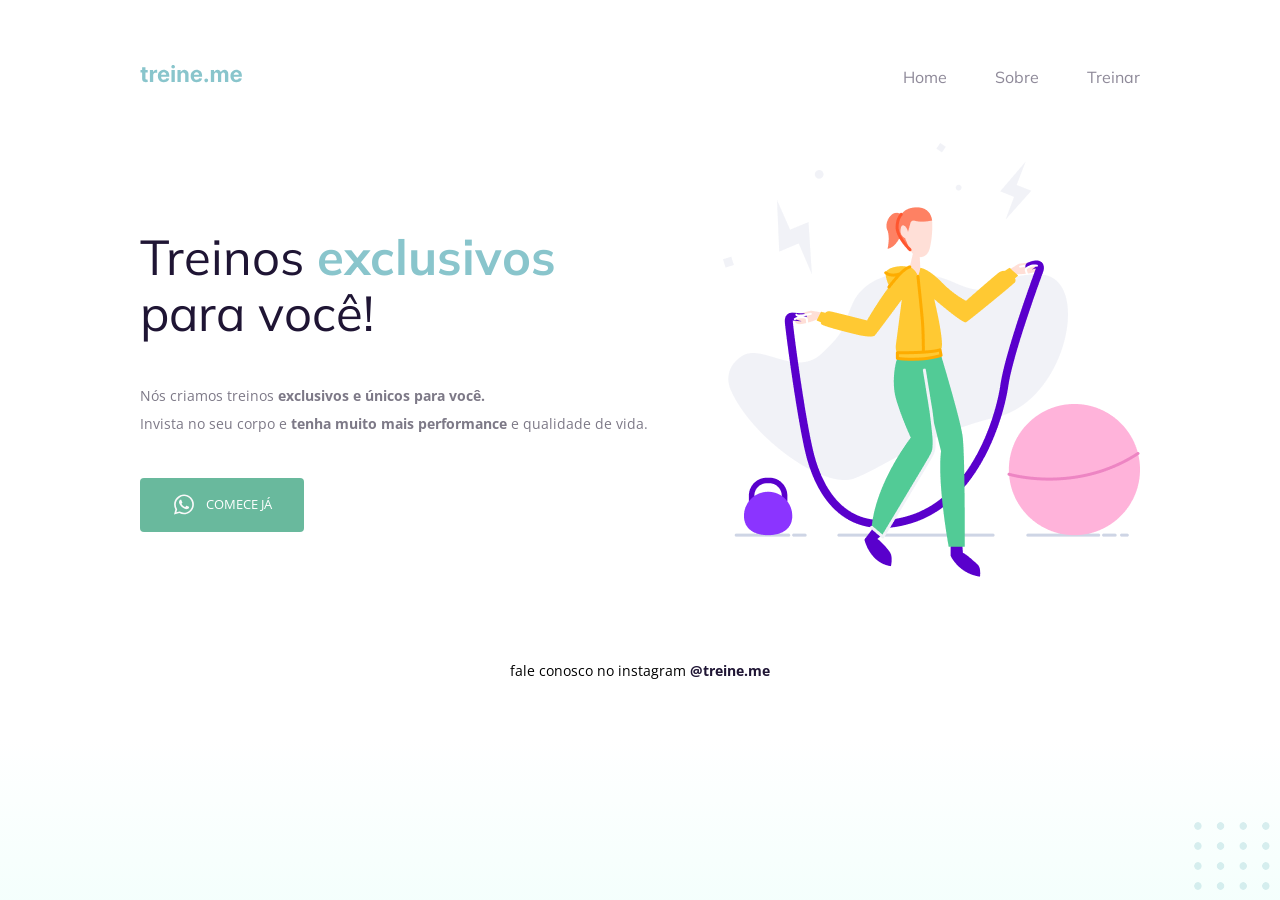
<file: nivel-02/desafio-acessibilidade/index.html>
<!DOCTYPE html>
<html lang="pt-br">
  <head>
    <link rel="preconnect" href="https://fonts.googleapis.com">
    <link rel="preconnect" href="https://fonts.gstatic.com" crossorigin>

    <meta charset="UTF-8" />
    <meta name="viewport" content="width=device-width, initial-scale=1.0" />
    <title>Treine me</title>

    <link href="https://fonts.googleapis.com/css2?family=Mulish:wght@400;700&family=Open+Sans:wght@400;700&display=swap" rel="stylesheet">

    <link rel="stylesheet" href="style.css">

  </head>
  <body>
    <div class="page">
        <nav>
          <a id="logo" href="#">
            <img src="images/logo.svg" alt="Treine.me" />
          </a>
          <ul>
            <li><a href="#">Home</a></li>
            <li><a href="#">Sobre</a></li>
            <li><a href="#">Treinar</a></li>
          </ul>
        </nav>
    
      <main>
        <section>
          <h2>Treinos <span>exclusivos</span> para você!</h2>

          <p>
            Nós criamos treinos <strong>exclusivos e únicos para você.</strong></br>
            Invista no seu corpo e <strong>tenha muito mais performance</strong> e qualidade de vida.
          </p>

          <button class="button">
              <img src="images/whats.svg" alt="Ícone do whatsapp">
              Comece já
          </button>

        </section>

        <img src="images/img.png" alt="Desenho de uma mulher pulando corta numa academia.">
      </main>
      <footer>
          fale conosco no instagram <a href="https://instagram.com/treineme" target="_blank">@treine.me</a>
      </footer>
    </div>

    <img id="balls" src="images/balls.svg" alt="Bolinhas decorativas verdes no canto inferior direito da página.">

  </body>
</html>
</file>
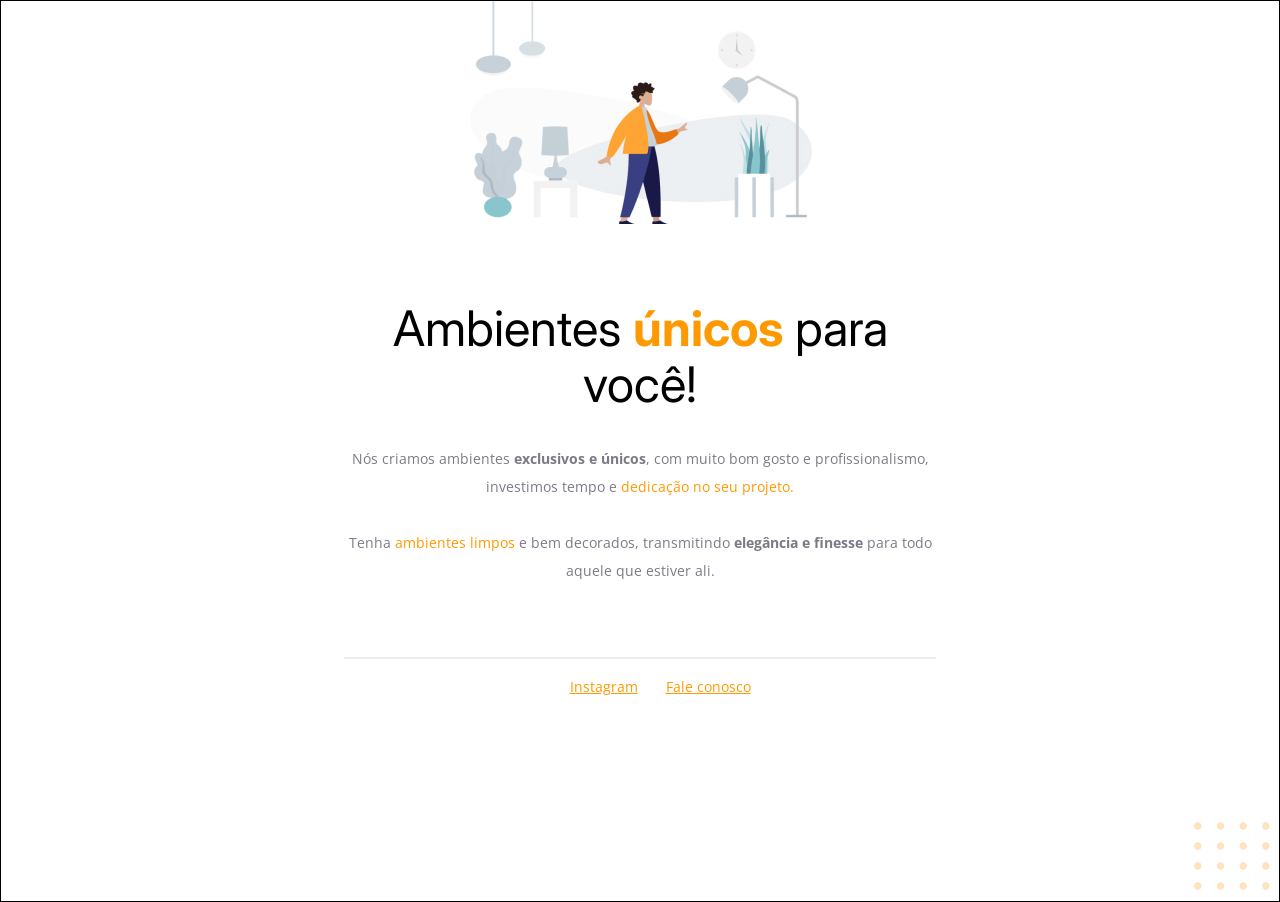
<file: nivel-02/desafio-fase-01/index.html>
<!-- Instrução que define o tipo do documento. -->
<!DOCTYPE html>
<html lang="pt-br">
  <!-- Tag <head> contém as instruções para a página -->
  <head>
    <link rel="preconnect" href="https://fonts.googleapis.com" />
    <link rel="preconnect" href="https://fonts.gstatic.com" crossorigin />
    <meta charset="UTF-8" />
    <meta name="viewport" content="width=device-width, initial-scale=1.0" />
    <title>Móveis customizados</title>

    <link
      href="https://fonts.googleapis.com/css2?family=Inter:wght@400;700&family=Open+Sans:wght@400;700&display=swap"
      rel="stylesheet"
    />

    <link rel="stylesheet" href="style.css" />
  </head>

  <!-- Tag <body> é o corpo do documento, onde tem as informações que serão mostradas. -->
  <body>
    <div id="page">
      <main>
        <img
          src="images/img1.jpg"
          alt="Desenho de uma pessoa vestindo uma camisa amarela em uma sala com Móveis"
        />
        <h1>Ambientes <span>únicos</span> para você!</h1>
        <p>
          Nós criamos ambientes <strong>exclusivos e únicos</strong>, com muito
          bom gosto e profissionalismo, investimos tempo e
          <span>dedicação no seu projeto.</span>
          <br />
          <br />
          Tenha <span>ambientes limpos</span> e bem decorados, transmitindo
          <strong>elegância e finesse</strong> para todo aquele que estiver ali.
        </p>
      </main>

      <footer>
        <div class="line"></div>
        <nav>
          <ul>
            <li>
              <a target="_blank" href="https://instagram.com/moveisparavoce">
                Instagram
              </a>
            </li>
            <li>
              <a href="mailto:contato@moveisparavoce.com"> Fale conosco </a>
            </li>
          </ul>
        </nav>
      </footer>
    </div>

    <img
      id="balls"
      src="images/balls.svg"
      alt="Bolinhas alaranjadas no canto inferior direito da tela"
    />
  </body>
</html>
</file>
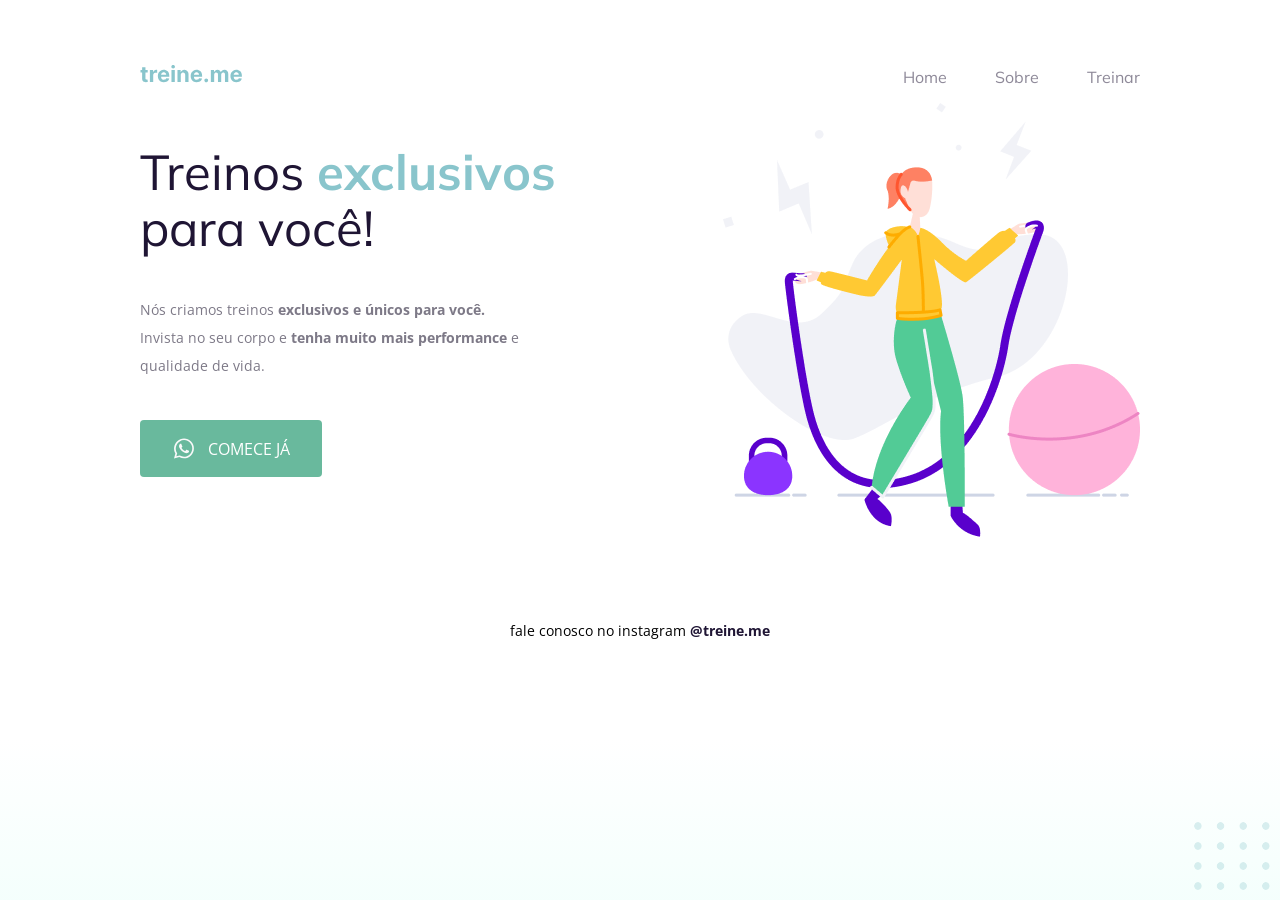
<file: nivel-02/desafio-fase-02/index.html>
<!DOCTYPE html>
<html lang="pt-br">
  <head>
    <link rel="preconnect" href="https://fonts.googleapis.com" />
    <link rel="preconnect" href="https://fonts.gstatic.com" crossorigin />

    <meta charset="UTF-8" />
    <meta name="viewport" content="width=device-width, initial-scale=1.0" />
    <title>Treine me</title>

    <link
      href="https://fonts.googleapis.com/css2?family=Mulish:wght@400;700&family=Open+Sans:wght@400;700&display=swap"
      rel="stylesheet"
    />

    <link rel="stylesheet" href="style.css" />
  </head>
  <body>
    <div class="page">
      <nav>
        <a id="logo" href="#" target="_blank">
          <img src="images/logo.svg" alt="Treine.me" />
        </a>
        <ul>
          <li><a href="#" target="_blank">Home</a></li>
          <li><a href="#" target="_blank">Sobre</a></li>
          <li><a href="#" target="_blank">Treinar</a></li>
        </ul>
      </nav>

      <main>
        <section>
          <h1>Treinos <span>exclusivos</span> para você!</h1>

          <p>
            Nós criamos treinos <strong>exclusivos e únicos para você.</strong>
            <br />
            Invista no seu corpo e
            <strong>tenha muito mais performance</strong> e <br />
            qualidade de vida.
          </p>

          <button>
            <img src="images/whats.svg" alt="Ícone do whatsapp" />
            Comece já
          </button>
        </section>

        <img
          src="images/img.png"
          alt="Desenho de uma mulher pulando corta numa academia."
        />
      </main>

      <footer>
        fale conosco no instagram
        <a href="https://instagram.com/treineme" target="_blank">@treine.me</a>
      </footer>
    </div>

    <img
      id="balls"
      src="images/balls.svg"
      alt="Bolinhas decorativas verdes no canto inferior direito da página."
    />
  </body>
</html>
</file>
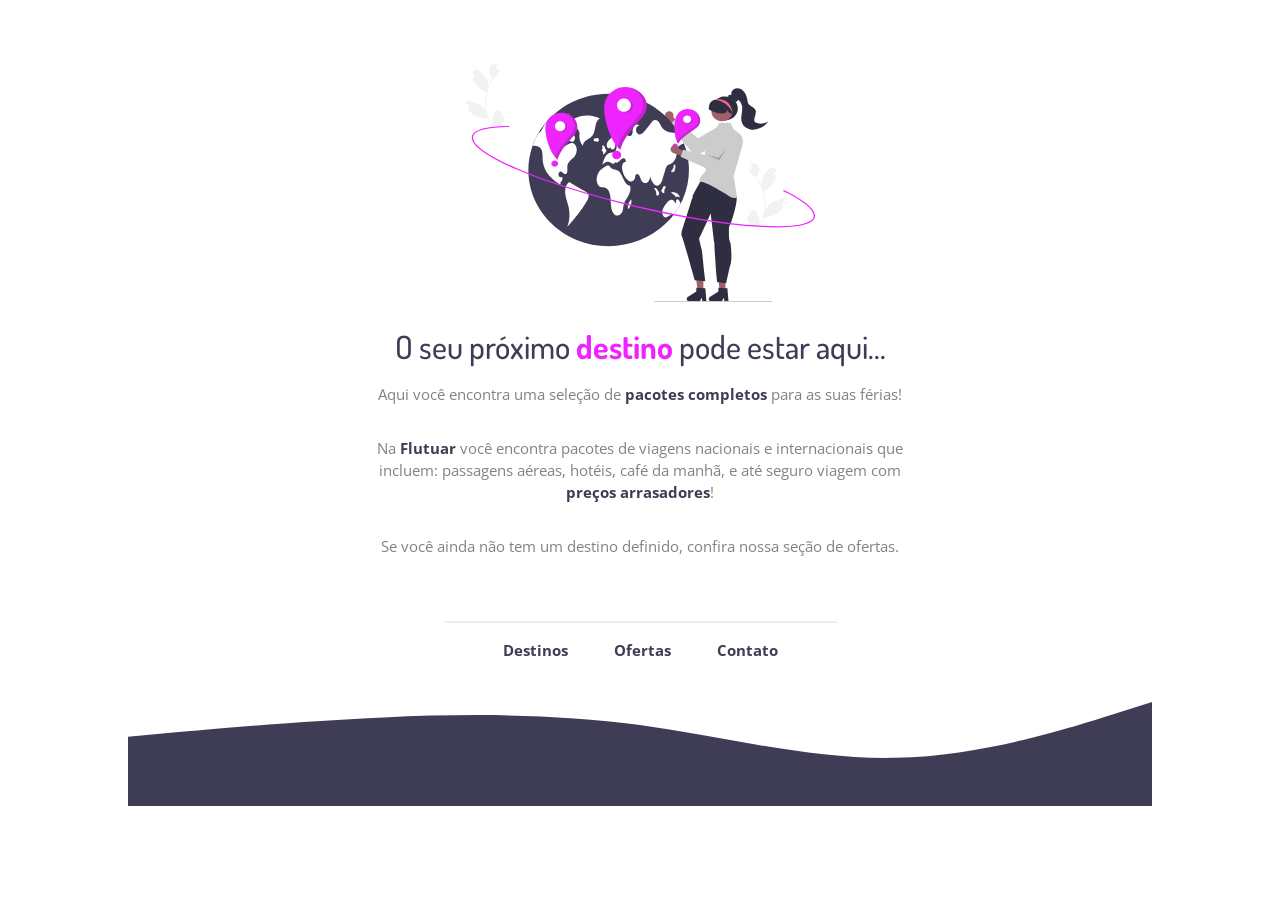
<file: nivel-02/projeto-01-extra/index.html>
<!DOCTYPE html>
<html lang="en">
<head>

    <link rel="preconnect" href="https://fonts.googleapis.com">
    <link rel="preconnect" href="https://fonts.gstatic.com" crossorigin>

    <meta charset="UTF-8">
    <meta name="viewport" content="width=device-width, initial-scale=1.0">

    <link rel="stylesheet" href="style.css">
    <link rel="shortcut icon" href="imagens/Favicon.svg">

    <link href="https://fonts.googleapis.com/css2?family=Dosis:wght@500;700&family=Open+Sans:wght@400;700&display=swap" rel="stylesheet">

    <title>Document</title>
</head>
<body>

    <div id="main">

        <img src="imagens/img1.svg" alt="Imagem de mulher com planeta.">

        <h1>
            O seu próximo <span>destino</span> pode estar aqui...
        </h1>

        <p>
            Aqui você encontra uma seleção de <span>pacotes completos</span>
            para as suas férias!
        </p>

        <p>
            Na <span>Flutuar</span> você encontra pacotes de viagens nacionais
            e internacionais que incluem: passagens aéreas, hotéis, café da
            manhã, e até seguro viagem com <span>preços arrasadores</span>!
        </p>

        <p>
            Se você ainda não tem um destino definido, confira nossa seção de
            ofertas.
        </p>

    </div>

    <div id="footer">

        <div class="line"></div>

        <a href="http://">
            Destinos
        </a>

        <a href="http://">
            Ofertas
        </a>

        <a href="mailto:">
            Contato
        </a>

        <br>

        <img src="imagens/Wave.svg" alt="Imagem de onda.">

    </div>

</body>
</html>
</file>
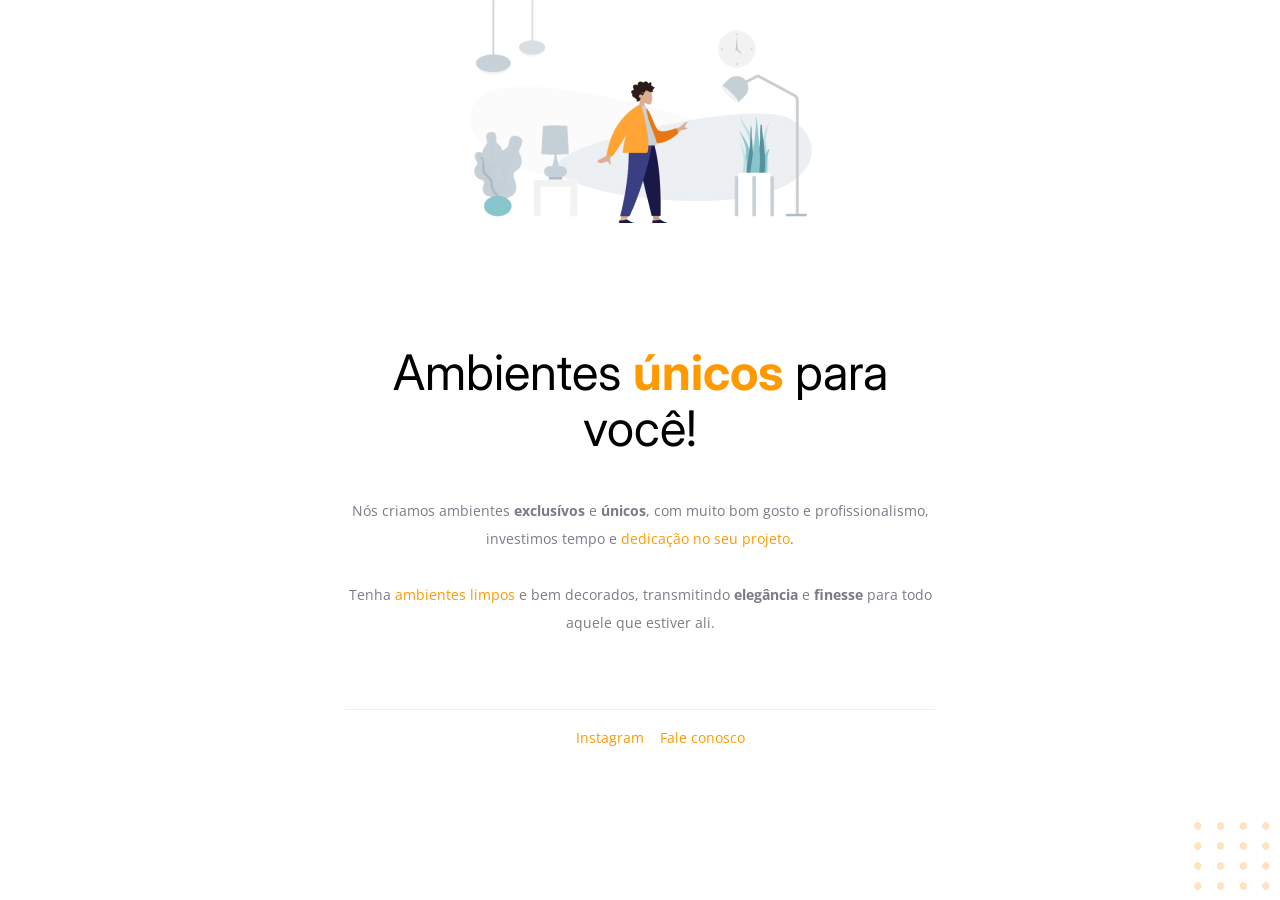
<file: nivel-02/projeto-01/index.html>
<!DOCTYPE html>
<html lang="en">
  <head>
    <link rel="preconnect" href="https://fonts.googleapis.com" />
    <link rel="preconnect" href="https://fonts.gstatic.com" crossorigin />

    <meta charset="UTF-8" />
    <meta name="viewport" content="width=device-width, initial-scale=1.0" />
    <title>Nice Ambientes</title>

    <link
      href="https://fonts.googleapis.com/css2?family=Inter:wght@400;700&family=Open+Sans:wght@400;700&display=swap"
      rel="stylesheet"
    />

    <link rel="stylesheet" href="global.css" />
  </head>
  <body>
    <header></header>
    <main>
      <img src="img.jpg" alt="Imagem de pessoa em uma sala" />
      <section>
        <h2>Ambientes <span>únicos</span> para você!</h2>
        <p>
          Nós criamos ambientes <strong>exclusívos</strong> e
          <strong>únicos</strong>, com muito bom gosto e profissionalismo,
          investimos tempo e <span>dedicação no seu projeto</span>.<br />
          <br />
          Tenha <span>ambientes limpos</span> e bem decorados, transmitindo
          <strong>elegância</strong> e <strong>finesse</strong> para todo aquele
          que estiver ali.
        </p>
      </section>
    </main>
    <footer>
      <div class="linha"></div>
      <nav>
        <ul>
          <li><a href="#">Instagram</a></li>
          <li><a href="#">Fale conosco</a></li>
        </ul>
      </nav>
    </footer>
    <img id="balls" src="balls.svg" alt="Bolas decorativas" />
  </body>
</html>
</file>
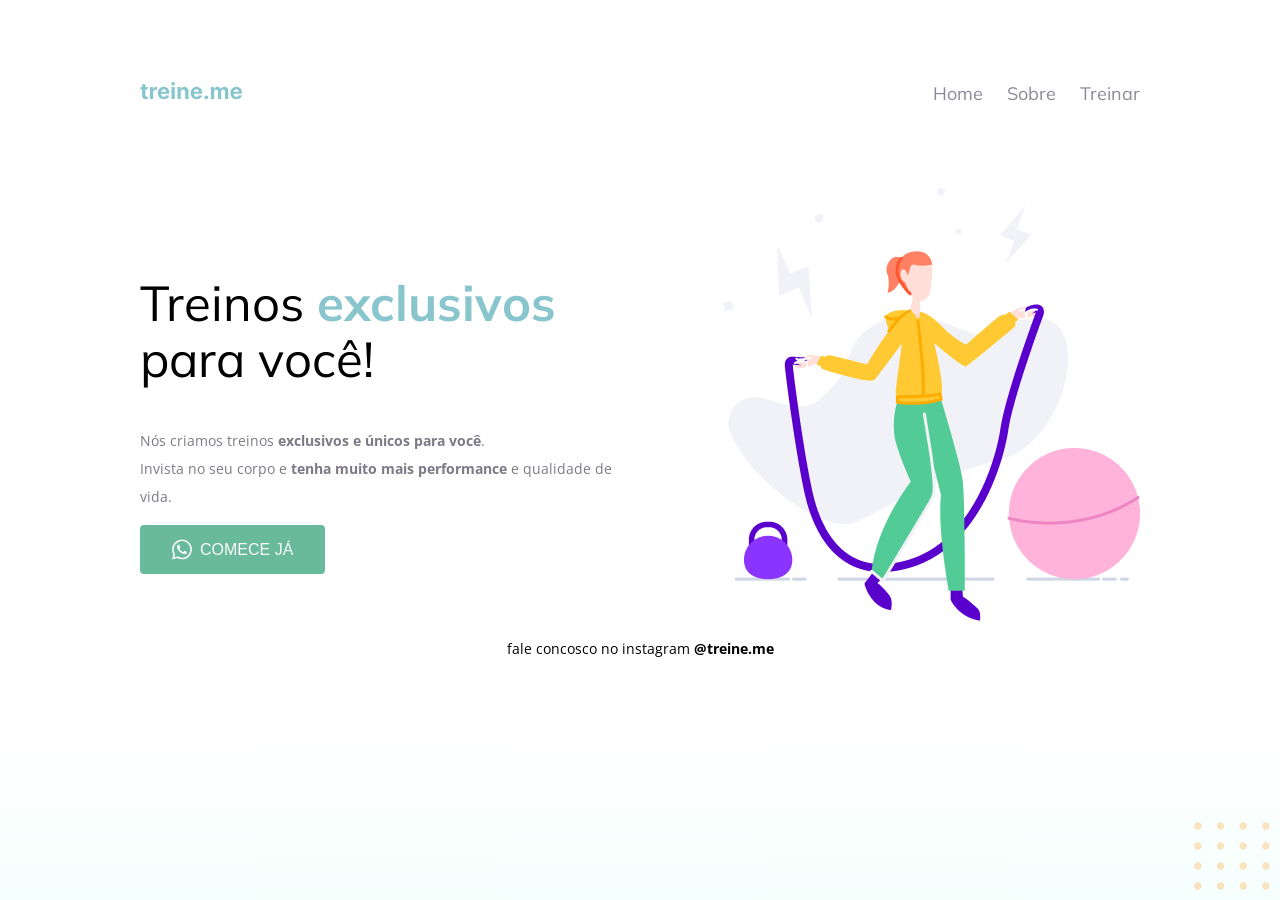
<file: nivel-02/projeto-02/index.html>
<!DOCTYPE html>
<html lang="en">
  <head>
    <link rel="preconnect" href="https://fonts.googleapis.com" />
    <link rel="preconnect" href="https://fonts.gstatic.com" crossorigin />

    <meta charset="UTF-8" />
    <meta name="viewport" content="width=device-width, initial-scale=1.0" />

    <link
      href="https://fonts.googleapis.com/css2?family=Mulish:wght@400;700&family=Open+Sans:wght@400;700&display=swap"
      rel="stylesheet"
    />

    <link rel="stylesheet" href="global.css" />

    <title>Treine.me</title>
  </head>
  <body>
    <div id="page">
      <header>
        <a href="#" target="_blank">
          <img src="img/Logo.svg" alt="" />
        </a>
        <nav>
          <ul>
            <li><a href="#" target="_blank">Home</a></li>
            <li><a href="#" target="_blank">Sobre</a></li>
            <li><a href="#" target="_blank">Treinar</a></li>
          </ul>
        </nav>
      </header>

      <main>
        <section>
          <h2>Treinos <span>exclusivos</span> para você!</h2>
          <p>
            Nós criamos treinos <span>exclusivos e únicos para você</span>.
            <br />Invista no seu corpo e
            <span>tenha muito mais performance</span>
            e qualidade de vida.
          </p>
          <button>
            <img src="img/botao.svg" alt="" />
            <span>Comece já</span>
          </button>
        </section>
        <img src="img/fitness-jump.png" alt="" />
      </main>

      <footer>
        <p>
          fale concosco no instagram <a href="#" target="_blank">@treine.me</a>
        </p>
      </footer>
    </div>

    <img id="balls" src="img/balls.svg" alt="" />
  </body>
</html>
</file>
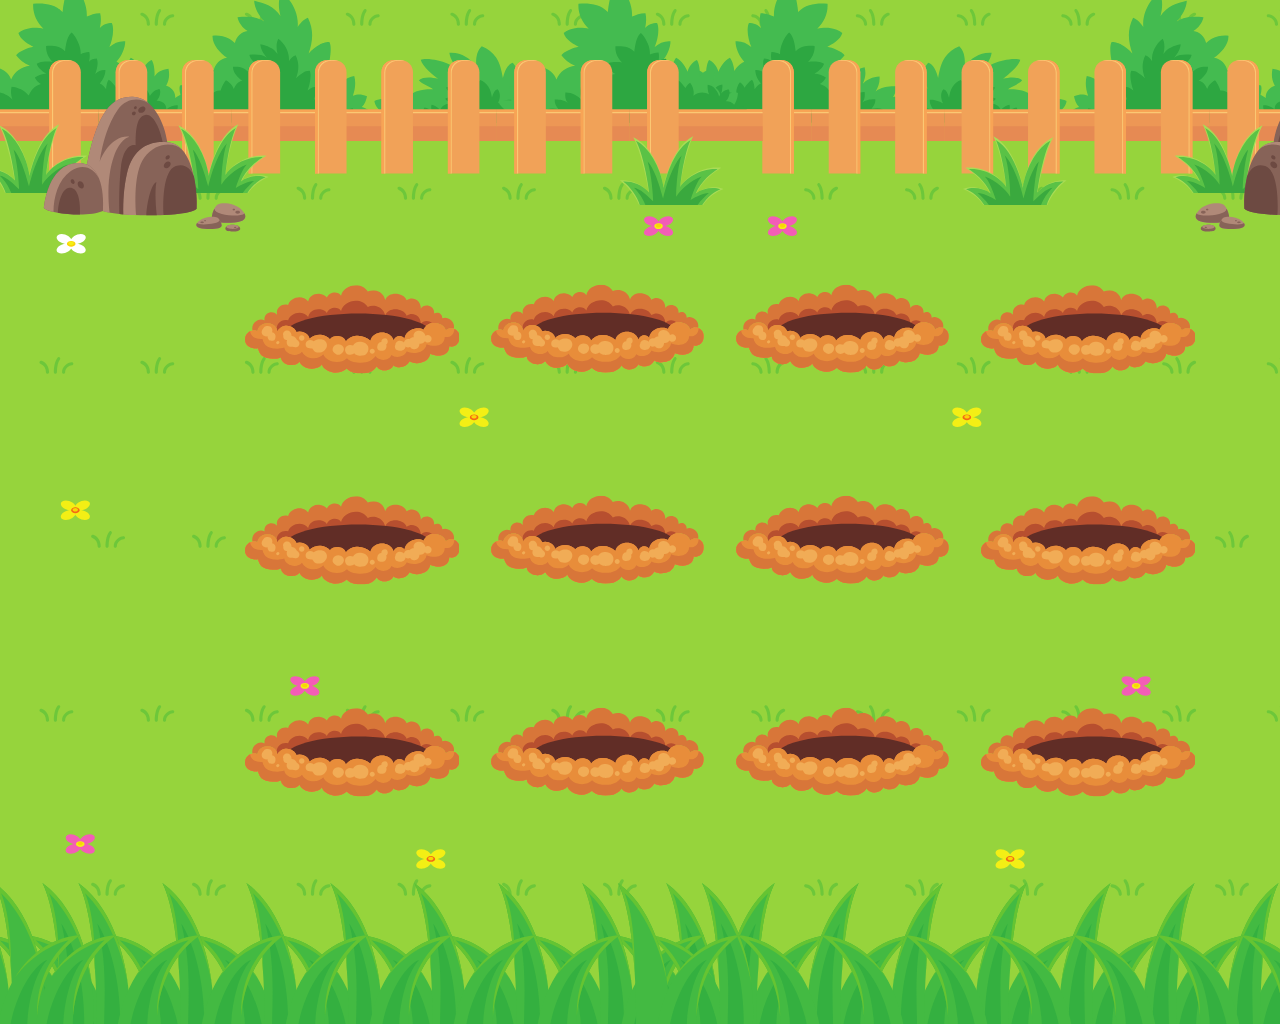
<file: nivel-03/stage-03-toupeiras/index.html>
<!DOCTYPE html>
<html lang="en">
  <head>
    <meta charset="UTF-8" />
    <meta name="viewport" content="width=device-width, initial-scale=1.0" />

    <title>Jardim das Toupeiras</title>

    <link rel="stylesheet" href="reset.css" />
    <link rel="stylesheet" href="style.css" />
  </head>
  <body>
    <div id="page">
      <div id="jardim">
        <img id="bgImg" src="assets/fundo.svg" alt="Imagem do Jardim" />

        <div class="toupeira"></div>
        <div class="toupeira"></div>
        <div class="toupeira"></div>
        <div class="toupeira"></div>

        <div class="toupeira"></div>
        <div class="toupeira"></div>
        <div class="toupeira"></div>
        <div class="toupeira"></div>

        <div class="toupeira"></div>
        <div class="toupeira"></div>
        <div class="toupeira"></div>
        <div class="toupeira"></div>
      </div>
    </div>
  </body>
</html>
</file>
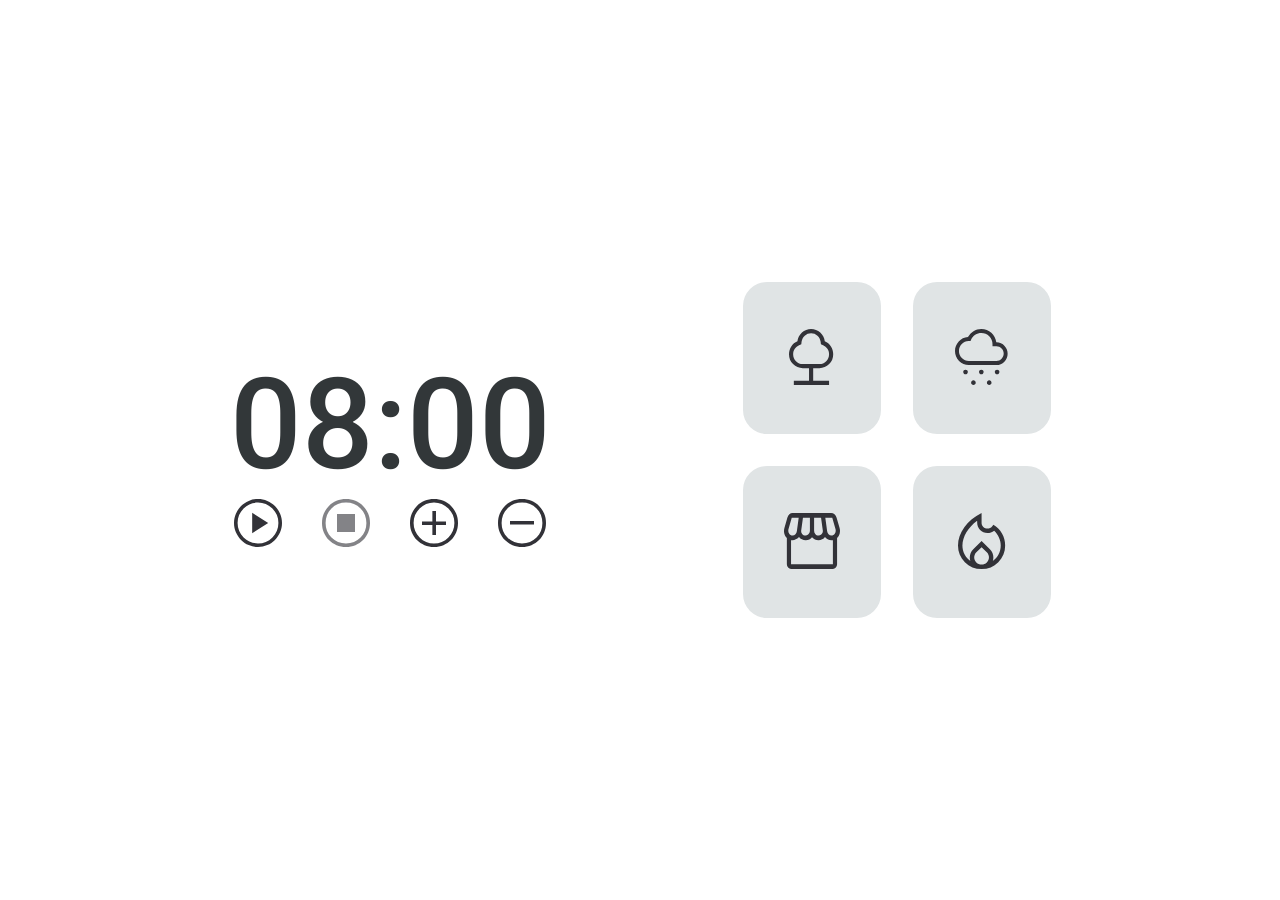
<file: nivel-05/desafio-focus-timer/index.html>
<!DOCTYPE html>
<html lang="en">
  <head>
    <link rel="preconnect" href="https://fonts.googleapis.com" />
    <link rel="preconnect" href="https://fonts.gstatic.com" crossorigin />
    <meta charset="UTF-8" />
    <meta name="viewport" content="width=device-width, initial-scale=1.0" />

    <link rel="shortcut icon" href="favicon.ico" type="image/x-icon" />

    <link
      href="https://fonts.googleapis.com/css2?family=Roboto:wght@500&display=swap"
      rel="stylesheet"
    />

    <script src="scripts/script.js" type="module" defer></script>

    <link rel="stylesheet" href="style.css" />

    <title>Focus Timer</title>
  </head>
  <body>
    <main>
      <div id="timer">
        <div id="display">
          <span>08</span>
          <span>:</span>
          <span>00</span>
        </div>
        <div id="controls">
          <button id="bt-play">
            <svg
              width="48"
              height="48"
              viewBox="0 0 48 48"
              fill="none"
              xmlns="http://www.w3.org/2000/svg"
            >
              <path
                d="M18.18 34.2L34.2 24L18.18 13.8V34.2ZM24 48C20.72 48 17.62 47.37 14.7 46.11C11.78 44.85 9.23 43.13 7.05 40.95C4.87 38.77 3.15 36.22 1.89 33.3C0.63 30.38 0 27.28 0 24C0 20.72 0.63 17.62 1.89 14.7C3.15 11.78 4.87 9.23 7.05 7.05C9.23 4.87 11.78 3.15 14.7 1.89C17.62 0.63 20.72 0 24 0C27.28 0 30.38 0.63 33.3 1.89C36.22 3.15 38.77 4.87 40.95 7.05C43.13 9.23 44.85 11.78 46.11 14.7C47.37 17.62 48 20.72 48 24C48 27.28 47.37 30.38 46.11 33.3C44.85 36.22 43.13 38.77 40.95 40.95C38.77 43.13 36.22 44.85 33.3 46.11C30.38 47.37 27.28 48 24 48ZM24 44.4C29.6 44.4 34.4 42.4 38.4 38.4C42.4 34.4 44.4 29.6 44.4 24C44.4 18.4 42.4 13.6 38.4 9.6C34.4 5.6 29.6 3.6 24 3.6C18.4 3.6 13.6 5.6 9.6 9.6C5.6 13.6 3.6 18.4 3.6 24C3.6 29.6 5.6 34.4 9.6 38.4C13.6 42.4 18.4 44.4 24 44.4Z"
                fill="#323238"
              />
            </svg>
          </button>
          <button id="bt-pause" class="hidden">
            <svg
              xmlns="http://www.w3.org/2000/svg"
              shape-rendering="geometricPrecision"
              text-rendering="geometricPrecision"
              image-rendering="optimizeQuality"
              width="48"
              height="48"
              fill-rule="evenodd"
              clip-rule="evenodd"
              viewBox="0 0 512 511.99"
            >
              <path
                fill-rule="nonzero"
                fill="#323238"
                d="M256 0c70.68 0 134.7 28.66 181.02 74.98C483.34 121.3 512 185.32 512 256s-28.66 134.69-74.98 181.01C390.7 483.33 326.68 511.99 256 511.99s-134.7-28.66-181.02-74.98C28.66 390.69 0 326.68 0 256c0-70.68 28.66-134.7 74.98-181.02C121.3 28.66 185.32 0 256 0zm-66.92 168.32h38.04c5.09 0 9.24 4.21 9.24 9.24v156.87c0 5.03-4.19 9.23-9.24 9.23h-38.04c-5.03 0-9.23-4.16-9.23-9.23V177.56c0-5.09 4.15-9.24 9.23-9.24zm95.77 0h38.06c5.08 0 9.23 4.2 9.23 9.24v156.87c0 5.03-4.19 9.23-9.23 9.23h-38.06c-5.04 0-9.23-4.16-9.23-9.23V177.56c0-5.09 4.16-9.24 9.23-9.24zm127.9-69.07C372.64 59.15 317.21 34.33 256 34.33c-61.21 0-116.64 24.82-156.75 64.92-40.1 40.11-64.92 95.54-64.92 156.75 0 61.21 24.82 116.63 64.92 156.74 40.11 40.1 95.54 64.92 156.75 64.92 61.21 0 116.64-24.82 156.75-64.92 40.1-40.11 64.92-95.53 64.92-156.74 0-61.21-24.82-116.64-64.92-156.75z"
              />
            </svg>
          </button>
          <button id="bt-stop" class="disabled">
            <svg
              width="48"
              height="48"
              viewBox="0 0 48 48"
              fill="none"
              xmlns="http://www.w3.org/2000/svg"
            >
              <path
                d="M24 48C20.6 48 17.44 47.39 14.52 46.17C11.6 44.95 9.06 43.26 6.9 41.1C4.74 38.94 3.05 36.4 1.83 33.48C0.61 30.56 0 27.4 0 24C0 20.64 0.61 17.5 1.83 14.58C3.05 11.66 4.74 9.12 6.9 6.96C9.06 4.8 11.6 3.1 14.52 1.86C17.44 0.62 20.6 0 24 0C27.36 0 30.5 0.62 33.42 1.86C36.34 3.1 38.88 4.8 41.04 6.96C43.2 9.12 44.9 11.66 46.14 14.58C47.38 17.5 48 20.64 48 24C48 27.4 47.38 30.56 46.14 33.48C44.9 36.4 43.2 38.94 41.04 41.1C38.88 43.26 36.34 44.95 33.42 46.17C30.5 47.39 27.36 48 24 48ZM24 44.4C29.8 44.4 34.65 42.45 38.55 38.55C42.45 34.65 44.4 29.8 44.4 24C44.4 18.2 42.45 13.35 38.55 9.45C34.65 5.55 29.8 3.6 24 3.6C18.2 3.6 13.35 5.55 9.45 9.45C5.55 13.35 3.6 18.2 3.6 24C3.6 29.8 5.55 34.65 9.45 38.55C13.35 42.45 18.2 44.4 24 44.4ZM15 33H33V15H15V33Z"
                fill="#323238"
              />
            </svg>
          </button>
          <button id="bt-inc5">
            <svg
              width="48"
              height="48"
              viewBox="0 0 48 48"
              fill="none"
              xmlns="http://www.w3.org/2000/svg"
            >
              <path
                d="M22.38 36H25.98V26.04H36V22.44H25.98V12H22.38V22.44H12V26.04H22.38V36ZM24 48C20.6 48 17.44 47.39 14.52 46.17C11.6 44.95 9.06 43.26 6.9 41.1C4.74 38.94 3.05 36.4 1.83 33.48C0.61 30.56 0 27.4 0 24C0 20.64 0.61 17.5 1.83 14.58C3.05 11.66 4.74 9.12 6.9 6.96C9.06 4.8 11.6 3.1 14.52 1.86C17.44 0.62 20.6 0 24 0C27.36 0 30.5 0.62 33.42 1.86C36.34 3.1 38.88 4.8 41.04 6.96C43.2 9.12 44.9 11.66 46.14 14.58C47.38 17.5 48 20.64 48 24C48 27.4 47.38 30.56 46.14 33.48C44.9 36.4 43.2 38.94 41.04 41.1C38.88 43.26 36.34 44.95 33.42 46.17C30.5 47.39 27.36 48 24 48ZM24 44.4C29.6 44.4 34.4 42.4 38.4 38.4C42.4 34.4 44.4 29.6 44.4 24C44.4 18.4 42.4 13.6 38.4 9.6C34.4 5.6 29.6 3.6 24 3.6C18.4 3.6 13.6 5.6 9.6 9.6C5.6 13.6 3.6 18.4 3.6 24C3.6 29.6 5.6 34.4 9.6 38.4C13.6 42.4 18.4 44.4 24 44.4Z"
                fill="#323238"
              />
            </svg>
          </button>
          <button id="bt-dec5">
            <svg
              width="48"
              height="48"
              viewBox="0 0 48 48"
              fill="none"
              xmlns="http://www.w3.org/2000/svg"
            >
              <path
                d="M12 25.62H36V22.02H12V25.62ZM24 48C20.6 48 17.44 47.39 14.52 46.17C11.6 44.95 9.06 43.26 6.9 41.1C4.74 38.94 3.05 36.4 1.83 33.48C0.61 30.56 0 27.4 0 24C0 20.64 0.61 17.5 1.83 14.58C3.05 11.66 4.74 9.12 6.9 6.96C9.06 4.8 11.6 3.1 14.52 1.86C17.44 0.62 20.6 0 24 0C27.36 0 30.5 0.62 33.42 1.86C36.34 3.1 38.88 4.8 41.04 6.96C43.2 9.12 44.9 11.66 46.14 14.58C47.38 17.5 48 20.64 48 24C48 27.4 47.38 30.56 46.14 33.48C44.9 36.4 43.2 38.94 41.04 41.1C38.88 43.26 36.34 44.95 33.42 46.17C30.5 47.39 27.36 48 24 48ZM24 44.4C29.8 44.4 34.65 42.45 38.55 38.55C42.45 34.65 44.4 29.8 44.4 24C44.4 18.2 42.45 13.35 38.55 9.45C34.65 5.55 29.8 3.6 24 3.6C18.2 3.6 13.35 5.55 9.45 9.45C5.55 13.35 3.6 18.2 3.6 24C3.6 29.8 5.55 34.65 9.45 38.55C13.35 42.45 18.2 44.4 24 44.4Z"
                fill="#323238"
              />
            </svg>
          </button>
        </div>
      </div>
      <div id="sound-selector">
        <button id="bt-forest">
          <svg
            width="45"
            height="56"
            viewBox="0 0 45 56"
            fill="none"
            xmlns="http://www.w3.org/2000/svg"
          >
            <path
              d="M4.83553 56V51.8H20.0329V39.2H13.8158C9.99342 39.2 6.7352 37.835 4.04112 35.105C1.34704 32.375 0 29.0733 0 25.2C0 22.4 0.759868 19.8217 2.2796 17.465C3.79934 15.1083 5.84868 13.3933 8.42763 12.32C8.84211 8.82 10.3503 5.89167 12.9523 3.535C15.5543 1.17833 18.6053 0 22.1053 0C25.6053 0 28.6562 1.17833 31.2582 3.535C33.8602 5.89167 35.3684 8.82 35.7829 12.32C38.3618 13.3933 40.4112 15.1083 41.9309 17.465C43.4507 19.8217 44.2105 22.4 44.2105 25.2C44.2105 29.0733 42.8635 32.375 40.1694 35.105C37.4753 37.835 34.2171 39.2 30.3947 39.2H24.1776V51.8H40.0658V56H4.83553ZM13.8158 35H30.3947C33.0658 35 35.3454 34.0433 37.2336 32.13C39.1217 30.2167 40.0658 27.9067 40.0658 25.2C40.0658 23.24 39.5132 21.455 38.4079 19.845C37.3026 18.235 35.875 17.0333 34.125 16.24L31.9145 15.26L31.6382 12.81C31.3158 10.3367 30.2566 8.28333 28.4605 6.65C26.6645 5.01667 24.5461 4.2 22.1053 4.2C19.6645 4.2 17.5461 5.01667 15.75 6.65C13.9539 8.28333 12.8947 10.3367 12.5724 12.81L12.2961 15.26L10.0855 16.24C8.33553 17.0333 6.90789 18.235 5.80263 19.845C4.69737 21.455 4.14474 23.24 4.14474 25.2C4.14474 27.9067 5.08882 30.2167 6.97697 32.13C8.86513 34.0433 11.1447 35 13.8158 35Z"
              fill="#323238"
            />
          </svg>
        </button>
        <button id="bt-rain">
          <svg
            width="53"
            height="56"
            viewBox="0 0 53 56"
            fill="none"
            xmlns="http://www.w3.org/2000/svg"
          >
            <path
              d="M10.5263 45.3333C9.91228 45.3333 9.375 45.1 8.91447 44.6333C8.45395 44.1667 8.22368 43.6222 8.22368 43C8.22368 42.3778 8.45395 41.8333 8.91447 41.3667C9.375 40.9 9.91228 40.6667 10.5263 40.6667C11.1404 40.6667 11.6776 40.9 12.1382 41.3667C12.5987 41.8333 12.8289 42.3778 12.8289 43C12.8289 43.6222 12.5987 44.1667 12.1382 44.6333C11.6776 45.1 11.1404 45.3333 10.5263 45.3333ZM42.1053 45.3333C41.4912 45.3333 40.9539 45.1 40.4934 44.6333C40.0329 44.1667 39.8026 43.6222 39.8026 43C39.8026 42.3778 40.0329 41.8333 40.4934 41.3667C40.9539 40.9 41.4912 40.6667 42.1053 40.6667C42.7193 40.6667 43.2566 40.9 43.7171 41.3667C44.1776 41.8333 44.4079 42.3778 44.4079 43C44.4079 43.6222 44.1776 44.1667 43.7171 44.6333C43.2566 45.1 42.7193 45.3333 42.1053 45.3333ZM18.4211 56C17.807 56 17.2697 55.7667 16.8092 55.3C16.3487 54.8333 16.1184 54.2889 16.1184 53.6667C16.1184 53.0444 16.3487 52.5 16.8092 52.0333C17.2697 51.5667 17.807 51.3333 18.4211 51.3333C19.0351 51.3333 19.5724 51.5667 20.0329 52.0333C20.4934 52.5 20.7237 53.0444 20.7237 53.6667C20.7237 54.2889 20.4934 54.8333 20.0329 55.3C19.5724 55.7667 19.0351 56 18.4211 56ZM26.3158 45.3333C25.7018 45.3333 25.1645 45.1 24.7039 44.6333C24.2434 44.1667 24.0132 43.6222 24.0132 43C24.0132 42.3778 24.2434 41.8333 24.7039 41.3667C25.1645 40.9 25.7018 40.6667 26.3158 40.6667C26.9298 40.6667 27.4671 40.9 27.9276 41.3667C28.3882 41.8333 28.6184 42.3778 28.6184 43C28.6184 43.6222 28.3882 44.1667 27.9276 44.6333C27.4671 45.1 26.9298 45.3333 26.3158 45.3333ZM34.2105 56C33.5965 56 33.0592 55.7667 32.5987 55.3C32.1382 54.8333 31.9079 54.2889 31.9079 53.6667C31.9079 53.0444 32.1382 52.5 32.5987 52.0333C33.0592 51.5667 33.5965 51.3333 34.2105 51.3333C34.8246 51.3333 35.3618 51.5667 35.8224 52.0333C36.2829 52.5 36.5132 53.0444 36.5132 53.6667C36.5132 54.2889 36.2829 54.8333 35.8224 55.3C35.3618 55.7667 34.8246 56 34.2105 56ZM13.8158 36C10 36 6.74342 34.6333 4.04605 31.9C1.34868 29.1667 0 25.8667 0 22C0 18.4889 1.23903 15.3556 3.7171 12.6C6.19518 9.84444 9.27632 8.33333 12.9605 8.06667C14.364 5.57778 16.2171 3.61111 18.5197 2.16667C20.8224 0.722222 23.4211 0 26.3158 0C30.307 0 33.6513 1.27778 36.3487 3.83333C39.0461 6.38889 40.7018 9.55556 41.3158 13.3333C44.7807 13.5111 47.5329 14.7 49.5724 16.9C51.6118 19.1 52.6316 21.6889 52.6316 24.6667C52.6316 27.7778 51.5461 30.4444 49.375 32.6667C47.2039 34.8889 44.5614 36 41.4474 36H13.8158ZM13.8158 32H41.4474C43.4649 32 45.1754 31.2778 46.5789 29.8333C47.9825 28.3889 48.6842 26.6444 48.6842 24.6C48.6842 22.6 47.9825 20.8889 46.5789 19.4667C45.1754 18.0444 43.4649 17.3333 41.4474 17.3333H37.5V15.3333C37.5 12.1778 36.4145 9.5 34.2434 7.3C32.0724 5.1 29.4298 4 26.3158 4C24.0789 4 22.0285 4.61111 20.1645 5.83333C18.3004 7.05556 16.9298 8.71111 16.0526 10.8L15.5263 12H13.6842C10.9649 12.0889 8.66228 13.1 6.77632 15.0333C4.89035 16.9667 3.94737 19.2889 3.94737 22C3.94737 24.7556 4.91228 27.1111 6.8421 29.0667C8.77193 31.0222 11.0965 32 13.8158 32Z"
              fill="#323238"
            />
          </svg>
        </button>
        <button id="bt-coffee-shop">
          <svg
            width="56"
            height="56"
            viewBox="0 0 56 56"
            fill="none"
            xmlns="http://www.w3.org/2000/svg"
          >
            <path
              d="M53.0812 24.9667V51.3333C53.0812 52.5778 52.6633 53.6667 51.8274 54.6C50.9916 55.5333 50.0164 56 48.9019 56H7.03872C5.92423 56 4.94905 55.5333 4.11318 54.6C3.27731 53.6667 2.85937 52.5778 2.85937 51.3333V24.9667C1.55913 23.7222 0.700041 22.1926 0.282106 20.3778C-0.135829 18.563 -0.0893918 16.7481 0.421418 14.9333L3.41662 4.43333C3.78812 3.03333 4.43824 1.94444 5.36698 1.16667C6.29573 0.388889 7.36379 0 8.57115 0H47.0908C48.3911 0 49.5288 0.401852 50.504 1.20556C51.4792 2.00926 52.1525 3.08519 52.524 4.43333L55.5889 14.9333C56.0997 16.7481 56.1345 18.563 55.6933 20.3778C55.2522 22.1926 54.3815 23.7222 53.0812 24.9667ZM34.2742 22.5556C35.6208 22.5556 36.7586 22.063 37.6873 21.0778C38.616 20.0926 38.9875 18.9 38.8018 17.5L37.0604 4.66667H30.0948V17.5C30.0948 18.8481 30.4895 20.0278 31.279 21.0389C32.0684 22.05 33.0668 22.5556 34.2742 22.5556ZM21.2485 22.5556C22.5488 22.5556 23.6516 22.063 24.5572 21.0778C25.4627 20.0926 25.9155 18.9 25.9155 17.5V4.66667H18.9499L17.2085 17.5C17.0227 18.8481 17.3478 20.0278 18.1837 21.0389C19.0195 22.05 20.0412 22.5556 21.2485 22.5556ZM8.57115 22.5556C9.68565 22.5556 10.6492 22.1278 11.4619 21.2722C12.2745 20.4167 12.7505 19.3667 12.8898 18.1222L14.7009 4.66667H7.73528L4.53111 16.0222C4.06674 17.6296 4.25249 19.1204 5.08836 20.4944C5.92423 21.8685 7.08516 22.5556 8.57115 22.5556ZM47.3695 22.5556C48.8555 22.5556 50.028 21.8815 50.8871 20.5333C51.7462 19.1852 51.9435 17.6815 51.4792 16.0222L48.275 4.66667H41.3094L43.1205 18.1222C43.2598 19.3667 43.7358 20.4167 44.5484 21.2722C45.3611 22.1278 46.3014 22.5556 47.3695 22.5556ZM7.03872 51.3333H48.9019V27.1444C48.9483 27.1963 48.7974 27.2222 48.4491 27.2222C48.1009 27.2222 47.741 27.2222 47.3695 27.2222C46.2085 27.2222 45.1057 26.95 44.0608 26.4056C43.016 25.8611 41.9827 25.0185 40.9611 23.8778C40.2181 24.9148 39.2894 25.7315 38.1749 26.3278C37.0604 26.9241 35.8298 27.2222 34.4831 27.2222C33.09 27.2222 31.8943 27.0019 30.8959 26.5611C29.8975 26.1204 28.9339 25.3815 28.0051 24.3444C27.3086 25.2778 26.4263 25.9907 25.3582 26.4833C24.2902 26.9759 23.0828 27.2222 21.7361 27.2222C20.2966 27.2222 19.0195 26.937 17.905 26.3667C16.7905 25.7963 15.8386 24.9667 15.0491 23.8778C13.9347 24.9667 12.8434 25.7963 11.7753 26.3667C10.7073 26.937 9.63921 27.2222 8.57115 27.2222C8.24609 27.2222 7.93264 27.2222 7.6308 27.2222C7.32896 27.2222 7.1316 27.1963 7.03872 27.1444V51.3333ZM48.9019 51.3333H7.03872C7.1316 51.3333 7.32896 51.3333 7.6308 51.3333C7.93264 51.3333 8.24609 51.3333 8.57115 51.3333C9.36059 51.3333 10.3009 51.3333 11.3922 51.3333C12.4835 51.3333 13.7025 51.3333 15.0491 51.3333C15.4671 51.3333 15.9315 51.3333 16.4423 51.3333C16.9531 51.3333 17.4987 51.3333 18.0792 51.3333C18.6596 51.3333 19.2517 51.3333 19.8554 51.3333C20.4591 51.3333 21.086 51.3333 21.7361 51.3333C22.2469 51.3333 22.781 51.3333 23.3382 51.3333C23.8954 51.3333 24.4527 51.3333 25.0099 51.3333C25.5672 51.3333 26.1012 51.3333 26.612 51.3333C27.1228 51.3333 27.5872 51.3333 28.0051 51.3333C29.0268 51.3333 30.0484 51.3333 31.07 51.3333C32.0916 51.3333 33.2293 51.3333 34.4831 51.3333C35.1333 51.3333 35.7718 51.3333 36.3987 51.3333C37.0256 51.3333 37.6176 51.3333 38.1749 51.3333C38.7321 51.3333 39.243 51.3333 39.7073 51.3333C40.1717 51.3333 40.5896 51.3333 40.9611 51.3333C42.0292 51.3333 43.0972 51.3333 44.1653 51.3333C45.2334 51.3333 46.3014 51.3333 47.3695 51.3333C47.741 51.3333 48.1009 51.3333 48.4491 51.3333C48.7974 51.3333 48.9483 51.3333 48.9019 51.3333Z"
              fill="#323238"
            />
          </svg>
        </button>
        <button id="bt-fireplace">
          <svg
            width="48"
            height="56"
            viewBox="0 0 48 56"
            fill="none"
            xmlns="http://www.w3.org/2000/svg"
          >
            <path
              d="M4.42105 32.4211C4.42105 35.5158 5.12105 38.4263 6.52105 41.1526C7.92105 43.8789 9.87368 46.1509 12.3789 47.9684C12.1825 47.3789 12.0351 46.7772 11.9368 46.1632C11.8386 45.5491 11.7895 44.9474 11.7895 44.3579C11.7895 42.786 12.0842 41.3123 12.6737 39.9368C13.2632 38.5614 14.1228 37.3088 15.2526 36.1789L23.5789 28L31.9053 36.1789C33.0351 37.3088 33.8947 38.5614 34.4842 39.9368C35.0737 41.3123 35.3684 42.786 35.3684 44.3579C35.3684 44.9474 35.3193 45.5491 35.221 46.1632C35.1228 46.7772 34.9754 47.3789 34.7789 47.9684C37.2842 46.1509 39.2368 43.8789 40.6368 41.1526C42.0368 38.4263 42.7368 35.5158 42.7368 32.4211C42.7368 29.7684 42.1719 27.1772 41.0421 24.6474C39.9123 22.1175 38.2912 19.7965 36.1789 17.6842C35.1474 18.4211 34.0667 18.9982 32.9368 19.4158C31.807 19.8333 30.6772 20.0421 29.5474 20.0421C26.5509 20.0421 24.0702 19.0228 22.1053 16.9842C20.1403 14.9456 19.1579 12.3789 19.1579 9.28421V7.81053C16.8982 9.43158 14.8596 11.2246 13.0421 13.1895C11.2246 15.1544 9.67719 17.2053 8.4 19.3421C7.12281 21.4789 6.14035 23.6649 5.45263 25.9C4.76491 28.1351 4.42105 30.3088 4.42105 32.4211ZM23.5789 34.1895L18.3474 39.3474C17.6596 40.0351 17.1316 40.7965 16.7632 41.6316C16.3947 42.4667 16.2105 43.3754 16.2105 44.3579C16.2105 46.3719 16.9228 48.0789 18.3474 49.4789C19.7719 50.8789 21.5158 51.5789 23.5789 51.5789C25.6421 51.5789 27.386 50.8789 28.8105 49.4789C30.2351 48.0789 30.9474 46.3719 30.9474 44.3579C30.9474 43.3754 30.7632 42.4667 30.3947 41.6316C30.0263 40.7965 29.4982 40.0351 28.8105 39.3474L23.5789 34.1895ZM23.5789 0V9.72632C23.5789 11.3965 24.1561 12.7965 25.3105 13.9263C26.4649 15.0561 27.8772 15.6211 29.5474 15.6211C30.4316 15.6211 31.2544 15.4368 32.0158 15.0684C32.7772 14.7 33.4526 14.1474 34.0421 13.4105L35.3684 11.7895C39.0035 13.8526 41.8772 16.7263 43.9895 20.4105C46.1017 24.0947 47.1579 28.0982 47.1579 32.4211C47.1579 39.0035 44.8737 44.5789 40.3053 49.1474C35.7368 53.7158 30.1614 56 23.5789 56C16.9965 56 11.4211 53.7158 6.85263 49.1474C2.28421 44.5789 0 39.0035 0 32.4211C0 26.1333 2.11228 20.0789 6.33684 14.2579C10.5614 8.43684 16.3088 3.68421 23.5789 0Z"
              fill="#323238"
            />
          </svg>
        </button>
      </div>
    </main>
  </body>
</html>
</file>
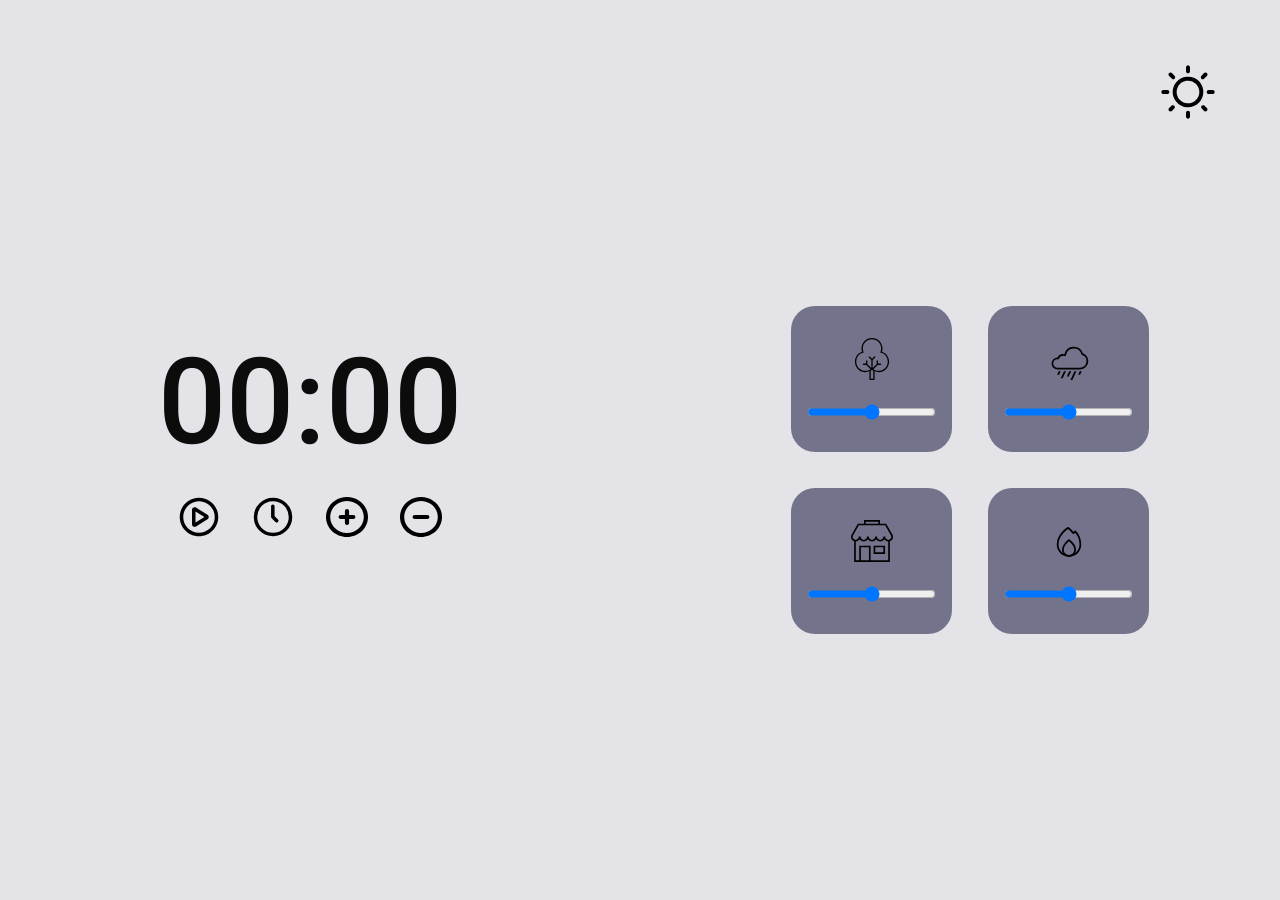
<file: nivel-05/focus-timer-v2/index.html>
<!DOCTYPE html>
<html lang="en">
  <head>
    <link rel="preconnect" href="https://fonts.googleapis.com" />
    <link rel="preconnect" href="https://fonts.gstatic.com" crossorigin />
    <meta charset="UTF-8" />
    <meta name="viewport" content="width=device-width, initial-scale=1.0" />
    <title>Focus Timer</title>

    <link rel="stylesheet" href="reset.css" />
    <link rel="stylesheet" href="style.css" />
    <link
      href="https://fonts.googleapis.com/css2?family=Roboto:wght@500&display=swap"
      rel="stylesheet"
    />

    <script src="js/index.js" type="module" defer></script>
  </head>
  <body>
    <div id="page">
      <audio class="bg-audio hidden" type="audio/mp3" src=""></audio>

      <div id="timer-content">
        <div id="timer-display">
          <span class="input" role="textbox" contenteditable="false">00</span>
          <span>:</span>
          <span id="timer-seconds">00</span>
        </div>

        <div id="timer-controls">
          <div>
            <img
              class="play light"
              src="assets/media-play-circle-black.svg"
              alt=""
            />
            <img
              class="play dark"
              src="assets/media-play-circle-white.svg"
              alt=""
            />
            <img
              class="pause light"
              src="assets/media-pause-circle-black.svg"
              alt=""
            />
            <img
              class="pause dark"
              src="assets/media-pause-circle-white.svg"
              alt=""
            />
          </div>

          <div>
            <img class="clock light" src="assets/clock-black.svg" alt="" />
            <img class="clock dark" src="assets/clock-white.svg" alt="" />
            <img
              class="stop light"
              src="assets/media-stop-circle-black.svg"
              alt=""
            />
            <img
              class="stop dark"
              src="assets/media-stop-circle-white.svg"
              alt=""
            />
          </div>

          <div>
            <img class="plus light" src="assets/plus-circle-black.svg" alt="" />
            <img class="plus dark" src="assets/plus-circle-white.svg" alt="" />
          </div>

          <div>
            <img
              class="minus light"
              src="assets/minus-circle-black.svg"
              alt=""
            />
            <img
              class="minus dark"
              src="assets/minus-circle-white.svg"
              alt=""
            />
          </div>
        </div>
      </div>
      <div id="sound-content">
        <div id="tree-card" class="card">
          <img src="assets/tree-black.svg" class="tree light" alt="" />
          <img src="assets/tree-white.svg" class="tree dark" alt="" />
          <input type="range" />
        </div>
        <div id="rain-card" class="card">
          <img src="assets/rain-black.svg" class="rain light" alt="" />
          <img src="assets/rain-white.svg" class="rain dark" alt="" />
          <input type="range" />
        </div>
        <div id="store-card" class="card">
          <img src="assets/store-black.svg" class="store light" alt="" />
          <img src="assets/store-white.svg" class="store dark" alt="" />
          <input type="range" />
        </div>
        <div id="fire-card" class="card">
          <img src="assets/fire-black.svg" class="fire light" alt="" />
          <img src="assets/fire-white.svg" class="fire dark" alt="" />
          <input type="range" />
        </div>
      </div>

      <div id="theme-content">
        <img class="theme light" src="assets/sun-black.svg" alt="" />
        <img class="theme dark" src="assets/moon-white.svg" alt="" />
      </div>
    </div>
  </body>
</html>
</file>
<file: nivel-02/desafio-acessibilidade/style.css>
body {
  margin: 0;

  font-family: "Open Sans", sans-serif;

  background: linear-gradient(
    180deg,
    rgb(227, 255, 248, 0) 82.08%,
    rgb(227, 255, 248, 0.38) 100%
  );

  min-height: 100vh;
}

.page {
  width: 1000px;
  margin: 0 auto;
  padding-top: 65px;
}

nav {
  display: flex;
  justify-content: space-between;
  align-items: center;

  margin-bottom: 55px;
}

ul {
  display: flex;
  gap: 48px;
  list-style: none;
  margin: 0;
  padding: 0;
}

a {
  color: #1f1534;
  text-decoration: none;
}

ul li a {
  opacity: 0.5;
}

ul li a:hover {
  font-weight: bold;
  opacity: 1;
}

ul,
h2 {
  font-family: "Mulish", sans-serif;
}

main {
  display: flex;
  align-items: center;
  justify-content: space-between;
}

h2 {
  font-size: 49px;
  line-height: 56px;
  color: #1f1534;

  font-weight: normal;

  width: 490px;
}

h2 span {
  color: #89c5cc;
  font-weight: bold;
}

p {
  font-size: 14px;
  line-height: 28px;
  color: #7d7987;

  margin: 40px 0;
}

button {
  color: white;
  text-transform: uppercase;
  font-family: "Open Sans", sans-serif;

  background: #69b99d;
  border: 0;
  padding: 14px 32px 15px;

  display: flex;
  align-items: center;
  justify-content: center;
  gap: 10px;

  border-radius: 4px;

  cursor: pointer;
}

footer {
  font-size: 14px;
  line-height: 28px;

  text-align: center;

  margin-top: 80px;
}

footer a {
  font-weight: bold;
}

#balls {
  position: fixed;
  bottom: 0;
  right: 0;
}
</file>
<file: nivel-02/desafio-fase-01/style.css>
body {
  display: flex;
  flex-direction: column;
  align-items: center;
  font-family: "Open Sans", sans-serif;
  text-align: center;
  margin: 0;
  min-height: 100vh;
  border: 1px solid #000;
}

#page {
  width: 592px;
}

h1 {
  font-family: "Inter", sans-serif;
  font-size: 49px;
  line-height: 56px;
  font-weight: normal;
  margin: 72px auto 32px;
}

h1 span {
  font-weight: bold;

  margin-bottom: 32px;
}

span,
a {
  color: #ff9900;
}

p,
footer {
  color: #7d7987;
  font-size: 14px;
  line-height: 28px;
}

/* nav {
  display: flex;
} */

footer ul {
  display: flex;
  justify-content: center;
  gap: 28px;
  list-style: none;
}

.line {
  /* width: 568px; */
  height: 0;

  margin: 72px auto 8px;
  border: 1px solid #eceff2;
}

#balls {
  position: fixed;
  bottom: 0;
  right: 0;
}
</file>
<file: nivel-02/desafio-fase-02/style.css>
body {
  margin: 0;

  font-family: "Open Sans", sans-serif;

  background: linear-gradient(
    180deg,
    rgb(227, 255, 248, 0) 82.08%,
    rgb(227, 255, 248, 0.38) 100%
  );

  min-height: 100vh;
}

.page {
  /* padding: 0 120px; */
  width: 1000px;
  margin: 0 auto;
  padding-top: 65px;
}

main {
  display: flex;
  justify-content: space-between;
}

nav {
  display: flex;
  justify-content: space-between;
  align-items: center;
  margin-bottom: 15px;
}

ul {
  display: flex;
  gap: 48px;
  list-style: none;
  margin: 0;
  padding: 0;
}

a {
  color: #1f1534;
  text-decoration: none;
}

ul li a {
  opacity: 0.5;
}

ul li a:hover {
  font-weight: bold;
  opacity: 1;
}

h1,
ul {
  font-family: "Mulish", sans-serif;
}

h1 {
  font-size: 49px;
  line-height: 56px;
  color: #1f1534;

  font-weight: normal;

  width: 490px;
}

h1 span {
  color: #89c5cc;
  font-weight: bold;
}

section p {
  font-size: 14px;
  line-height: 28px;
  color: #7d7987;

  margin: 40px 0;
}

button {
  color: white;
  font-family: "Open Sans", sans-serif;
  font-size: 16px;
  text-transform: uppercase;

  background: #69b99d;
  border: 0;
  padding: 16px 32px;

  display: flex;
  justify-content: center;
  align-items: center;
  gap: 12px;

  border-radius: 4px;

  cursor: pointer;
}

button:hover {
  background: #4ea788;
}

footer {
  font-size: 14px;
  line-height: 28px;

  text-align: center;

  margin-top: 80px;
}

footer a {
  font-weight: bold;
}

#balls {
  position: fixed;
  bottom: 0;
  right: 0;
}
</file>
<file: nivel-02/projeto-01-extra/style.css>
:root{
    --color-gray-light: #eceff2;
    --color-gray-dark: #828282;
    --color-pink: #ee24ff;
    --color-blue-dark: #3f3d56;
    --ff-dosis: 'Dosis', sans-serif;
    --ff-open-sans: 'Open Sans', sans-serif;
}

body {
    font-family: var(--ff-open-sans);
    text-align: center;
    margin: 0 0 0 0;
    font-size: 15px;
}

#main {
    margin: 64px auto;
    width: 540px;
}

#main h1 {
    font-family: var(--ff-dosis);
    color: var(--color-blue-dark);
    font-weight: 500;
    font-style: normal;
    font-size: 32px;
    line-height: 40px;
    margin-bottom: 16px;
}

#main h1 span{
    color: var(--color-pink);
    font-weight: 700;
}

#main p {
    color: var(--color-gray-dark);
    font-weight: 400;
    line-height: 22px;
}

#main p span {
    color: var(--color-blue-dark);
    font-weight: 700;
}

#main p + p {
    margin-top: 32px;
}

#main p span {
    color: var(--color-blue-dark);
}

.line {
    border: 1px solid var(--color-gray-light);
    height: 0px;
    width: 391px;
    margin: 0 auto 16px;
}

#footer a {
    color:  var(--color-blue-dark);
    text-decoration: none;
    font-weight: 700;
    line-height: 22.15px;
}

#footer a + a {
    margin-left: 42px;
}

#footer img{
    margin-top: 40.83px;
}
</file>
<file: nivel-02/projeto-01/global.css>
body {
  margin: 0;
  padding: 0;
  min-height: 1vh;
  text-align: center;
  width: 590px;
  margin: 0 auto;
  font-family: "Open Sans", sans-serif;
  font-size: 14px;
  line-height: 28px;
}

main img {
  margin-bottom: 72px;
}

h2 {
  font-family: "Inter", sans-serif;
  font-weight: normal;
  font-size: 49px;
  line-height: 56px;
}

h2 span {
  font-weight: bold;
}

main p {
  color: #7d7987;
}

span {
  color: #ff9900;
}

.linha {
  border-top: 1px solid #eceff2;
}

footer {
  text-align: center;
  margin-top: 72px;
}

ul {
  display: flex;
  justify-content: center;
  list-style: none;
  gap: 16px;
}

a {
  text-decoration: none;
  color: #ff9900;
}

a:hover {
  cursor: pointer;
  font-weight: bold;
  color: #eb8d00;
}

#balls {
  position: fixed;
  right: 0;
  bottom: 0;
}
</file>
<file: nivel-02/projeto-02/global.css>
body {
  margin: 0;
  display: flex;
  min-height: 100vh;
  font-family: "Open Sans", sans-serif;
  font-style: normal;
  font-weight: 400;
  font-size: 14px;
  line-height: 28px;
  background: linear-gradient(
    180deg,
    rgba(227, 255, 248, 0) 82.08%,
    rgba(227, 255, 248, 0.38) 100%
  );

  justify-content: center;
}

#page {
  width: 1000px;
}

header {
  display: flex;
  justify-content: space-between;
  align-items: center;
  margin: 64px auto;
}

header ul {
  display: flex;
  gap: 24px;
  list-style: none;
  font-family: "Mulish", sans-serif;
  font-size: 18px;
  line-height: 23px;
  color: #1f1534;
  opacity: 0.5;
}

header a {
  cursor: pointer;
  text-decoration: none;
  color: #1f1534;
}

header ul a:hover {
  font-weight: 700;
  opacity: 1;
}

main {
  display: flex;
  align-items: center;
  gap: 100px;
}

main h2 {
  font-family: "Mulish", sans-serif;
  font-weight: 400;
  font-size: 49px;
  line-height: 56px;
}

main h2 span {
  font-weight: 700;
  color: #89c5cc;
}

main p {
  color: #7d7987;
}

main p span {
  font-weight: 700;
}

main button {
  display: flex;
  gap: 8px;
  justify-content: center;
  align-items: center;
  padding: 14px 32px;
  background: #69b99d;
  border-radius: 4px;
  border: none;
  text-transform: uppercase;
  /* text-align: center; */
  font-weight: 500;
  font-size: 16px;
  line-height: 21px;
  color: #f9f9f9;
}

main button:hover {
  cursor: pointer;
  background: #59a389;
}

footer {
  text-align: center;
}

footer a {
  font-weight: 700;
  text-decoration: none;
  color: #000;
}

footer a:hover {
  cursor: pointer;
}

#balls {
  position: fixed;
  right: 0;
  bottom: 0;
}
</file>
<file: nivel-03/stage-03-toupeiras/style.css>
:root {
  font-size: 62.5%;
}

* {
  margin: 0;
  padding: 0;
  box-sizing: border-box;
}

#jardim {
  display: grid;
  grid-template-areas:
    ". . . . . ."
    ". A B C D ."
    ". E F G H ."
    ". I J K L ."
    ". . . . . .";
  gap: 3.2rem;

  position: relative;
  width: 144rem;
  height: 102.4rem;
}

#bgImg {
  position: absolute;
  top: 0;
  left: 0;
  z-index: -1;
}

.toupeira {
  background: url(assets/toupeira0.svg);
  background-repeat: no-repeat;
  background-size: contain;

  animation-name: downtopdown;
  animation-duration: 0.7s;
  animation-iteration-count: 1;
}

.toupeira:nth-of-type(1):hover {
  animation-name: downtopdown;
  animation-duration: 0.5s;
  animation-iteration-count: infinite;
}

.toupeira:nth-of-type(1) {
  grid-area: A;
}

.toupeira:nth-of-type(2) {
  grid-area: B;
  animation-delay: 1s;
}

.toupeira:nth-of-type(3) {
  grid-area: C;
  animation-delay: 6s;
}

.toupeira:nth-of-type(4) {
  grid-area: D;
  animation-delay: 4s;
}

.toupeira:nth-of-type(5) {
  grid-area: E;
  animation-delay: 8s;
}

.toupeira:nth-of-type(6) {
  grid-area: F;
  animation-delay: 2s;
}

.toupeira:nth-of-type(7) {
  grid-area: G;
  animation-delay: 5s;
}

.toupeira:nth-of-type(8) {
  grid-area: H;
  animation-delay: 7s;
}

.toupeira:nth-of-type(9) {
  grid-area: I;
  animation-delay: 3s;
}

.toupeira:nth-of-type(10) {
  grid-area: J;
  animation-delay: 4s;
}

.toupeira:nth-of-type(11) {
  grid-area: K;
  animation-delay: 10s;
}

.toupeira:nth-of-type(12) {
  grid-area: L;
  animation-delay: 3s;
}

@keyframes downtopdown {
  from {
    background: url(assets/toupeira0.svg);
    background-repeat: no-repeat;
    background-size: contain;
  }

  16% {
    background: url(assets/toupeira1.svg);
    background-repeat: no-repeat;
    background-size: contain;
  }

  34% {
    background: url(assets/toupeira2.svg);
    background-repeat: no-repeat;
    background-size: contain;
  }

  50% {
    background: url(assets/toupeira3.svg);
    background-repeat: no-repeat;
    background-size: contain;
  }

  66% {
    background: url(assets/toupeira2.svg);
    background-repeat: no-repeat;
    background-size: contain;
  }

  84% {
    background: url(assets/toupeira1.svg);
    background-repeat: no-repeat;
    background-size: contain;
  }

  to {
    background: url(assets/toupeira0.svg);
    background-repeat: no-repeat;
    background-size: contain;
  }
}
</file>
<file: nivel-05/desafio-focus-timer/style.css>
:root {
  font-size: 62.5%;

  --ff-primary: "Roboto", sans-serif;
  --hue: 194;
  --bg-primary: hsl(var(--hue), 9%, 89%);
  --bg-secondary: hsl(var(--hue), 97%, 31%);
  --fc-primary: hsl(var(--hue), 6%, 21%);
  --fc-secondary: hsl(var(--hue), 100%, 100%);
}

* {
  margin: 0;
  padding: 0;
  box-sizing: border-box;
}

body {
  display: flex;
  justify-content: center;
  font-family: var(--ff-primary);
  color: var(--fc-primary);
  font-weight: 500;
  font-size: 12.6rem;
  line-height: 14.8rem;
  height: 100vh;
}

main {
  display: flex;
  align-items: center;
  justify-content: center;
  gap: 19.2rem;
  /* width: fit-content; */
}

button {
  background: var(--bg-primary);
  border: 0;
}

button:hover {
  cursor: pointer;
  transform: scale(1.1);
  transition: ease;
}

#timer {
  display: flex;
  flex-direction: column;
  animation: right-to-left;
  animation-duration: 700ms;
  animation-fill-mode: backwards;
}

#timer button {
  background: transparent;
}

#display {
  display: flex;
}

#controls {
  display: flex;
  justify-content: center;
  gap: 4rem;
}

.hidden {
  display: none;
}

.disabled {
  opacity: 60%;
}

#sound-selector {
  display: grid;
  grid-template-columns: 1fr 1fr;
  row-gap: 3.2rem;
  column-gap: 3.2rem;
  animation: left-to-right;
  animation-delay: 700ms;
  animation-duration: 700ms;
  animation-fill-mode: backwards;
}

#sound-selector button {
  width: 13.8rem;
  height: 15.2rem;
  border-radius: 2.4rem;
}

.active {
  /* background: var(--bg-secondary); */
  background: var(--bg-secondary);
}

.active svg path {
  fill: white;
}

@media (max-width: 850px) {
  body {
    font-size: 10.6rem;
    line-height: 12.8rem;
  }

  main {
    flex-direction: column;
    gap: 5.4rem;
  }

  #timer {
    animation: down-top;
    animation-duration: 700ms;
    animation-fill-mode: backwards;
  }

  #controls {
    gap: 3.6rem;
  }

  #controls button {
    width: 3.6rem;
    height: auto;
  }

  #sound-selector {
    animation: top-down;
    animation-delay: 700ms;
    animation-duration: 700ms;
    animation-fill-mode: backwards;
  }

  #sound-selector button {
    width: 10.8rem;
    height: 12.2rem;
  }
}

@media (min-width: 1440px) {
  body {
    font-size: 21.6rem;
    line-height: 23.8rem;
  }

  #controls {
    gap: 3.6rem;
  }

  #controls button svg {
    width: 10rem;
    height: auto;
  }

  #sound-selector button {
    width: 14.4rem;
    height: 15.8rem;
  }
  #sound-selector button svg {
    width: 6rem;
    height: auto;
  }
}

@keyframes right-to-left {
  0% {
    transform: translateX(100vw);
  }
  100% {
    transform: translateX(0);
  }
}

@keyframes left-to-right {
  0% {
    transform: translateX(-100vw);
  }
  100% {
    transform: translateX(0);
  }
}

@keyframes top-down {
  0% {
    transform: translateY(-100vh);
  }
  100% {
    transform: translateY(0);
  }
}

@keyframes down-top {
  0% {
    transform: translateY(100vh);
  }
  100% {
    transform: translateY(0);
  }
}
</file>
<file: nivel-05/focus-timer-v2/style.css>
:root {
  font-size: 62.5%;

  --ff-primary: "Roboto", sans-serif;

  --hue: 240;

  --dt-bg-primary: hsl(240, 5%, 5%);
  --dt-bg-cards: hsl(240, 5%, 40%);
  --dt-bg-cards-selected: hsl(240, 80%, 20%);
  --dt-fc: var(--lt-bg-primary);
  --dt-ph-fc: var(--lt-bg-cards);

  --lt-bg-primary: hsl(240, 10%, 90%);
  --lt-bg-cards: hsl(240, 10%, 50%);
  --lt-bg-cards-selected: hsl(240, 80%, 60%);
  --lt-fc: var(--dt-bg-primary);
  --lt-ph-fc: var(--dt-bg-cards);
}

* {
  margin: 0;
  padding: 0;
  box-sizing: border-box;
}

body {
  width: 100vw;
  height: 100vh;
}

img {
  width: 4.2rem;
  height: 4.2rem;
}

#page {
  width: 100%;
  height: 100%;

  display: grid;
  grid-template-columns: repeat(8, 1fr);
  grid-template-rows: repeat(8, 1fr);
  gap: clamp(0.8rem, 5%, 4rem);
}

#timer-content {
  grid-row: 2 / 8;
  grid-column: 1 / 5;

  display: grid;
  justify-content: center;
  align-items: center;
  grid-template-rows: repeat(5, 1fr);
}

#timer-display {
  grid-row: 2 / 3;
  align-self: end;
  justify-self: center;

  display: flex;

  font-family: var(--ff-primary);
  font-weight: 500;
  font-size: 12rem;
  line-height: 14rem;
}

.input {
  outline: none;
}

.light .input[contenteditable]:empty::before {
  content: "25";
  color: var(--lt-ph-fc);
}

.dark .input[contenteditable]:empty::before {
  content: "25";
  color: var(--dt-ph-fc);
}

#timer-controls {
  grid-row: 3 / 4;
  align-self: start;
  justify-self: center;

  padding-top: 2.4rem;

  display: flex;
  gap: 3.2rem;
}

#timer-controls img {
  cursor: pointer;
}

#sound-content {
  grid-row: 2 / 8;
  grid-column: 5 / 9;

  display: grid;
  justify-content: center;
  align-items: center;
  grid-template-columns: repeat(2, 1fr);
  grid-template-rows: repeat(5, 1fr);
  grid-template-areas:
    ". ."
    "A B"
    "C D"
    ". ."
    ". .";
  gap: 3.6rem;
}

.card:nth-child(1) {
  grid-area: A;
  align-self: end;
  justify-self: end;
}
.card:nth-child(2) {
  grid-area: B;
  align-self: end;
  justify-self: start;
}
.card:nth-child(3) {
  grid-area: C;
  align-self: start;
  justify-self: end;
}
.card:nth-child(4) {
  grid-area: D;
  align-self: start;
  justify-self: start;
}

#theme-content {
  padding: 6rem;

  grid-row: 1 / 2;
  grid-column: 1 / 9;

  display: block;
}

#theme-content img {
  float: right;
  width: 6.4rem;
  height: 6.4rem;
  cursor: pointer;
}

.hidden {
  display: none;
}

.card {
  display: flex;
  flex-direction: column;
  align-items: center;
  gap: 2.4rem;

  border-radius: 2.4rem;
  padding: 3.2rem 1.6rem;

  cursor: pointer;
}

#page.light {
  background: var(--lt-bg-primary);
}

#page.dark {
  background: var(--dt-bg-primary);
}

.light .card {
  background: var(--lt-bg-cards);
}

.light .card.selected {
  background: var(--lt-bg-cards-selected);
}

.dark .card {
  background: var(--dt-bg-cards);
}

.dark .card.selected {
  background: var(--dt-bg-cards-selected);
}

.light span {
  color: var(--lt-fc);
}

.dark span {
  color: var(--dt-fc);
}

input[type="range"] {
  border-radius: 20px;
}
</file>
